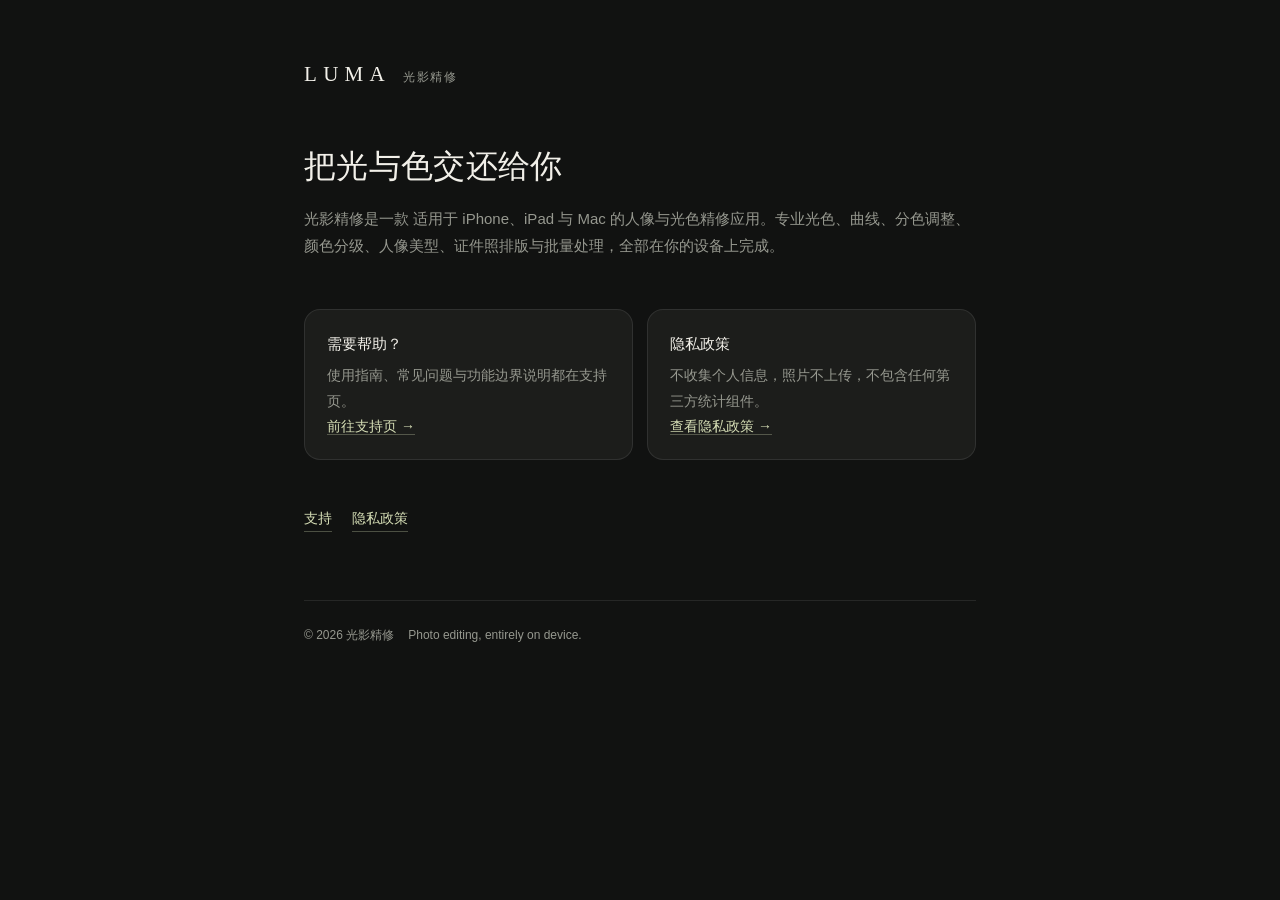
<file: index.html>
<!doctype html>
<html lang="zh-Hans">
<head>
<meta charset="utf-8">
<meta name="viewport" content="width=device-width, initial-scale=1">
<title>光影精修 · LUMA</title>
<meta name="description" content="光影精修（LUMA）是一款在本机完成全部处理的 适用于 iPhone、iPad 与 Mac 的人像与光色精修应用。">
<link rel="stylesheet" href="styles.css">
</head>
<body>
<main class="wrap">
  <div class="brand"><span class="mark">LUMA</span><span class="sub">光影精修</span></div>

  <h1>把光与色交还给你</h1>
  <p class="lead">光影精修是一款 适用于 iPhone、iPad 与 Mac 的人像与光色精修应用。专业光色、曲线、分色调整、颜色分级、人像美型、证件照排版与批量处理，全部在你的设备上完成。</p>

  <div class="grid">
    <div class="card">
      <h3>需要帮助？</h3>
      <p>使用指南、常见问题与功能边界说明都在支持页。<br><a href="support/">前往支持页 →</a></p>
    </div>
    <div class="card">
      <h3>隐私政策</h3>
      <p>不收集个人信息，照片不上传，不包含任何第三方统计组件。<br><a href="privacy/">查看隐私政策 →</a></p>
    </div>
  </div>

  <div class="links">
    <a href="support/">支持</a>
    <a href="privacy/">隐私政策</a>
  </div>

  <footer>
    <span>© 2026 光影精修</span>
    <span>Photo editing, entirely on device.</span>
  </footer>
</main>
</body>
</html>
</file>
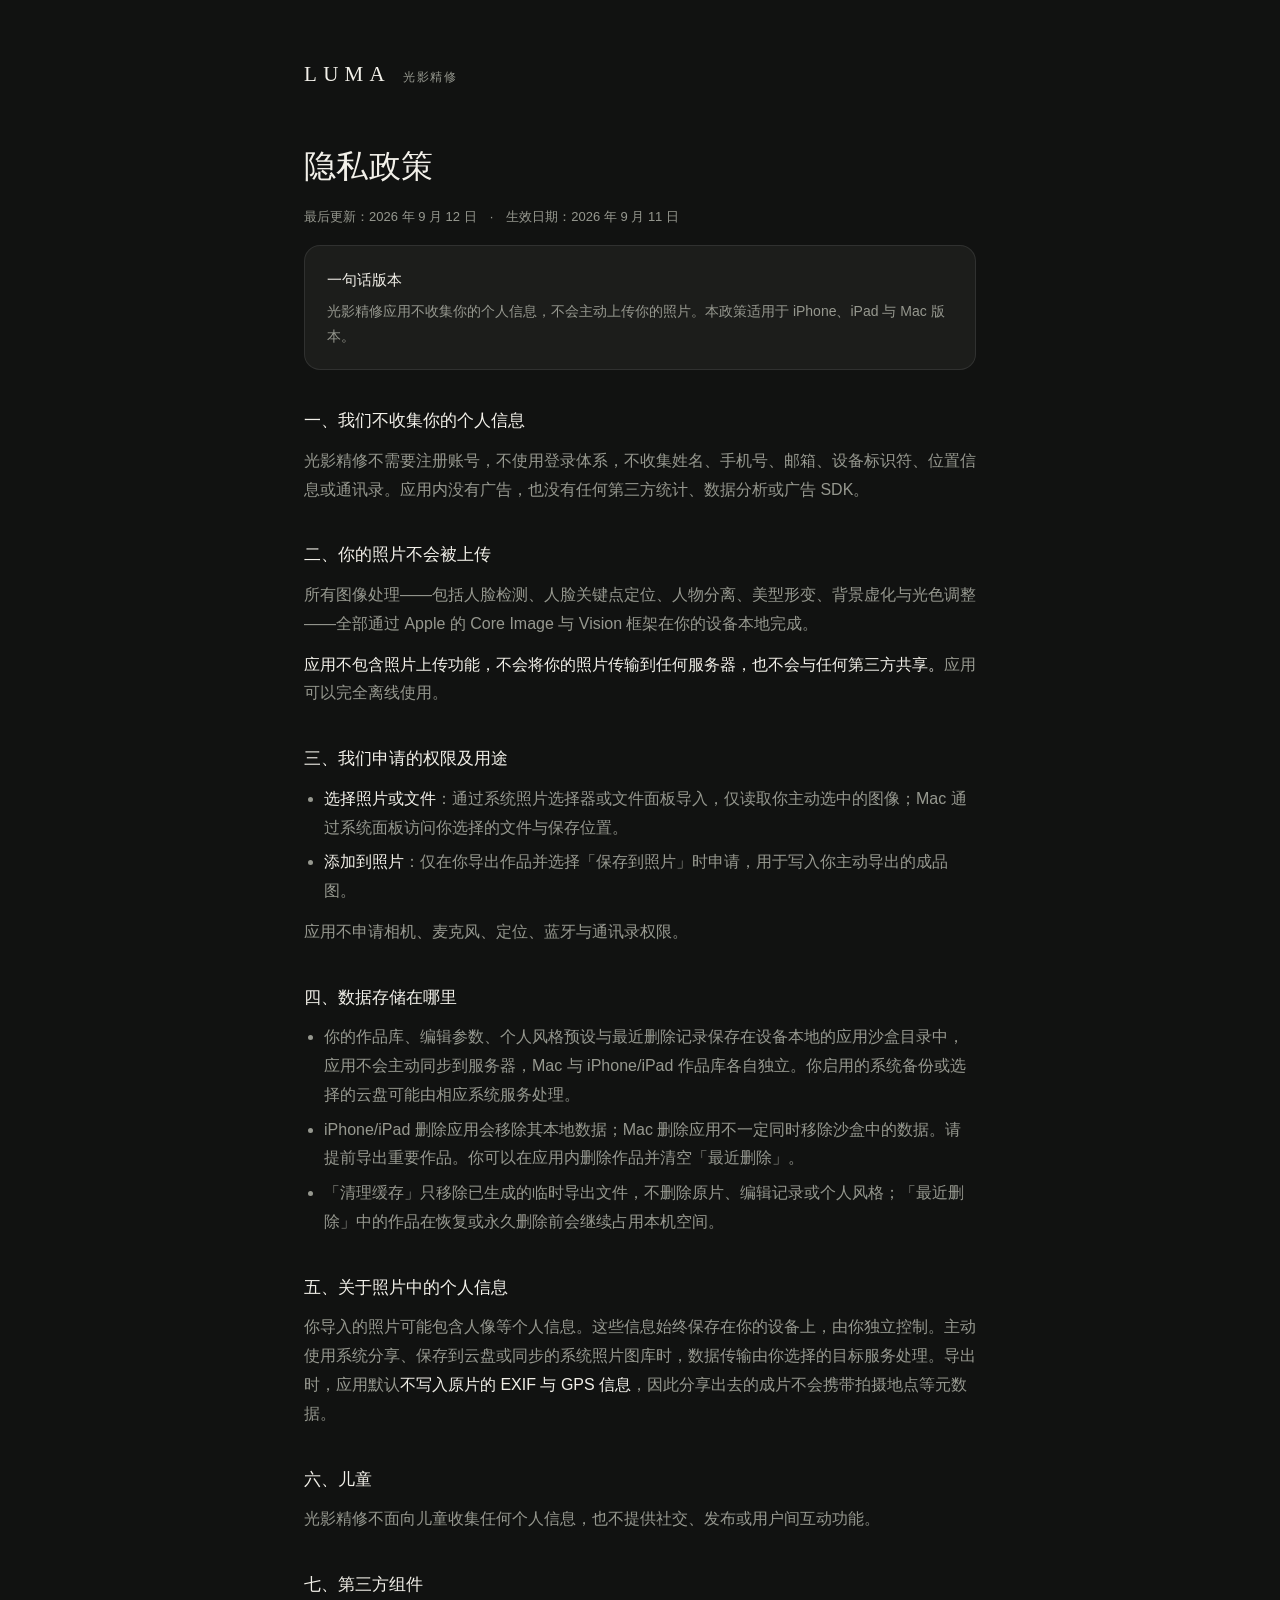
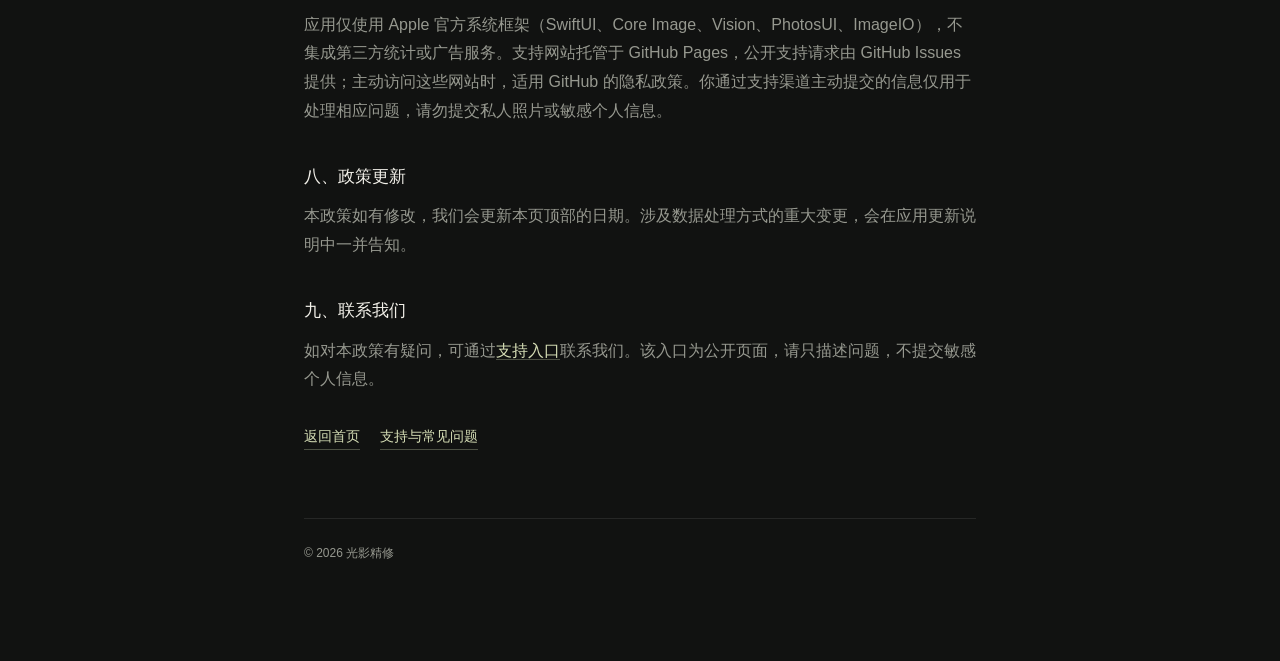
<file: privacy/index.html>
<!doctype html>
<html lang="zh-Hans">
<head>
<meta charset="utf-8">
<meta name="viewport" content="width=device-width, initial-scale=1">
<title>隐私政策 · 光影精修</title>
<meta name="description" content="光影精修隐私政策：不收集个人信息，照片不上传，全部处理在设备本地完成。">
<link rel="stylesheet" href="../styles.css">
</head>
<body>
<main class="wrap">
  <div class="brand"><span class="mark">LUMA</span><span class="sub">光影精修</span></div>

  <h1>隐私政策</h1>
  <p class="updated">最后更新：2026 年 9 月 12 日　·　生效日期：2026 年 9 月 11 日</p>

  <div class="card">
    <h3>一句话版本</h3>
    <p>光影精修应用不收集你的个人信息，不会主动上传你的照片。本政策适用于 iPhone、iPad 与 Mac 版本。</p>
  </div>

  <h2>一、我们不收集你的个人信息</h2>
  <p>光影精修不需要注册账号，不使用登录体系，不收集姓名、手机号、邮箱、设备标识符、位置信息或通讯录。应用内没有广告，也没有任何第三方统计、数据分析或广告 SDK。</p>

  <h2>二、你的照片不会被上传</h2>
  <p>所有图像处理——包括人脸检测、人脸关键点定位、人物分离、美型形变、背景虚化与光色调整——全部通过 Apple 的 Core Image 与 Vision 框架在你的设备本地完成。</p>
  <p><strong>应用不包含照片上传功能，不会将你的照片传输到任何服务器，也不会与任何第三方共享。</strong>应用可以完全离线使用。</p>

  <h2>三、我们申请的权限及用途</h2>
  <ul>
    <li><strong>选择照片或文件</strong>：通过系统照片选择器或文件面板导入，仅读取你主动选中的图像；Mac 通过系统面板访问你选择的文件与保存位置。</li>
    <li><strong>添加到照片</strong>：仅在你导出作品并选择「保存到照片」时申请，用于写入你主动导出的成品图。</li>
  </ul>
  <p>应用不申请相机、麦克风、定位、蓝牙与通讯录权限。</p>

  <h2>四、数据存储在哪里</h2>
  <ul>
    <li>你的作品库、编辑参数、个人风格预设与最近删除记录保存在设备本地的应用沙盒目录中，应用不会主动同步到服务器，Mac 与 iPhone/iPad 作品库各自独立。你启用的系统备份或选择的云盘可能由相应系统服务处理。</li>
    <li>iPhone/iPad 删除应用会移除其本地数据；Mac 删除应用不一定同时移除沙盒中的数据。请提前导出重要作品。你可以在应用内删除作品并清空「最近删除」。</li>
    <li>「清理缓存」只移除已生成的临时导出文件，不删除原片、编辑记录或个人风格；「最近删除」中的作品在恢复或永久删除前会继续占用本机空间。</li>
  </ul>

  <h2>五、关于照片中的个人信息</h2>
  <p>你导入的照片可能包含人像等个人信息。这些信息始终保存在你的设备上，由你独立控制。主动使用系统分享、保存到云盘或同步的系统照片图库时，数据传输由你选择的目标服务处理。导出时，应用默认<strong>不写入原片的 EXIF 与 GPS 信息</strong>，因此分享出去的成片不会携带拍摄地点等元数据。</p>

  <h2>六、儿童</h2>
  <p>光影精修不面向儿童收集任何个人信息，也不提供社交、发布或用户间互动功能。</p>

  <h2>七、第三方组件</h2>
  <p>应用仅使用 Apple 官方系统框架（SwiftUI、Core Image、Vision、PhotosUI、ImageIO），不集成第三方统计或广告服务。支持网站托管于 GitHub Pages，公开支持请求由 GitHub Issues 提供；主动访问这些网站时，适用 GitHub 的隐私政策。你通过支持渠道主动提交的信息仅用于处理相应问题，请勿提交私人照片或敏感个人信息。</p>

  <h2>八、政策更新</h2>
  <p>本政策如有修改，我们会更新本页顶部的日期。涉及数据处理方式的重大变更，会在应用更新说明中一并告知。</p>

  <h2>九、联系我们</h2>
  <p>如对本政策有疑问，可通过<a href="https://github.com/Eric-Lai-hub/luma-site/issues/new">支持入口</a>联系我们。该入口为公开页面，请只描述问题，不提交敏感个人信息。</p>

  <div class="links">
    <a href="../">返回首页</a>
    <a href="../support/">支持与常见问题</a>
  </div>

  <footer>
    <span>© 2026 光影精修</span>
  </footer>
</main>
</body>
</html>
</file>
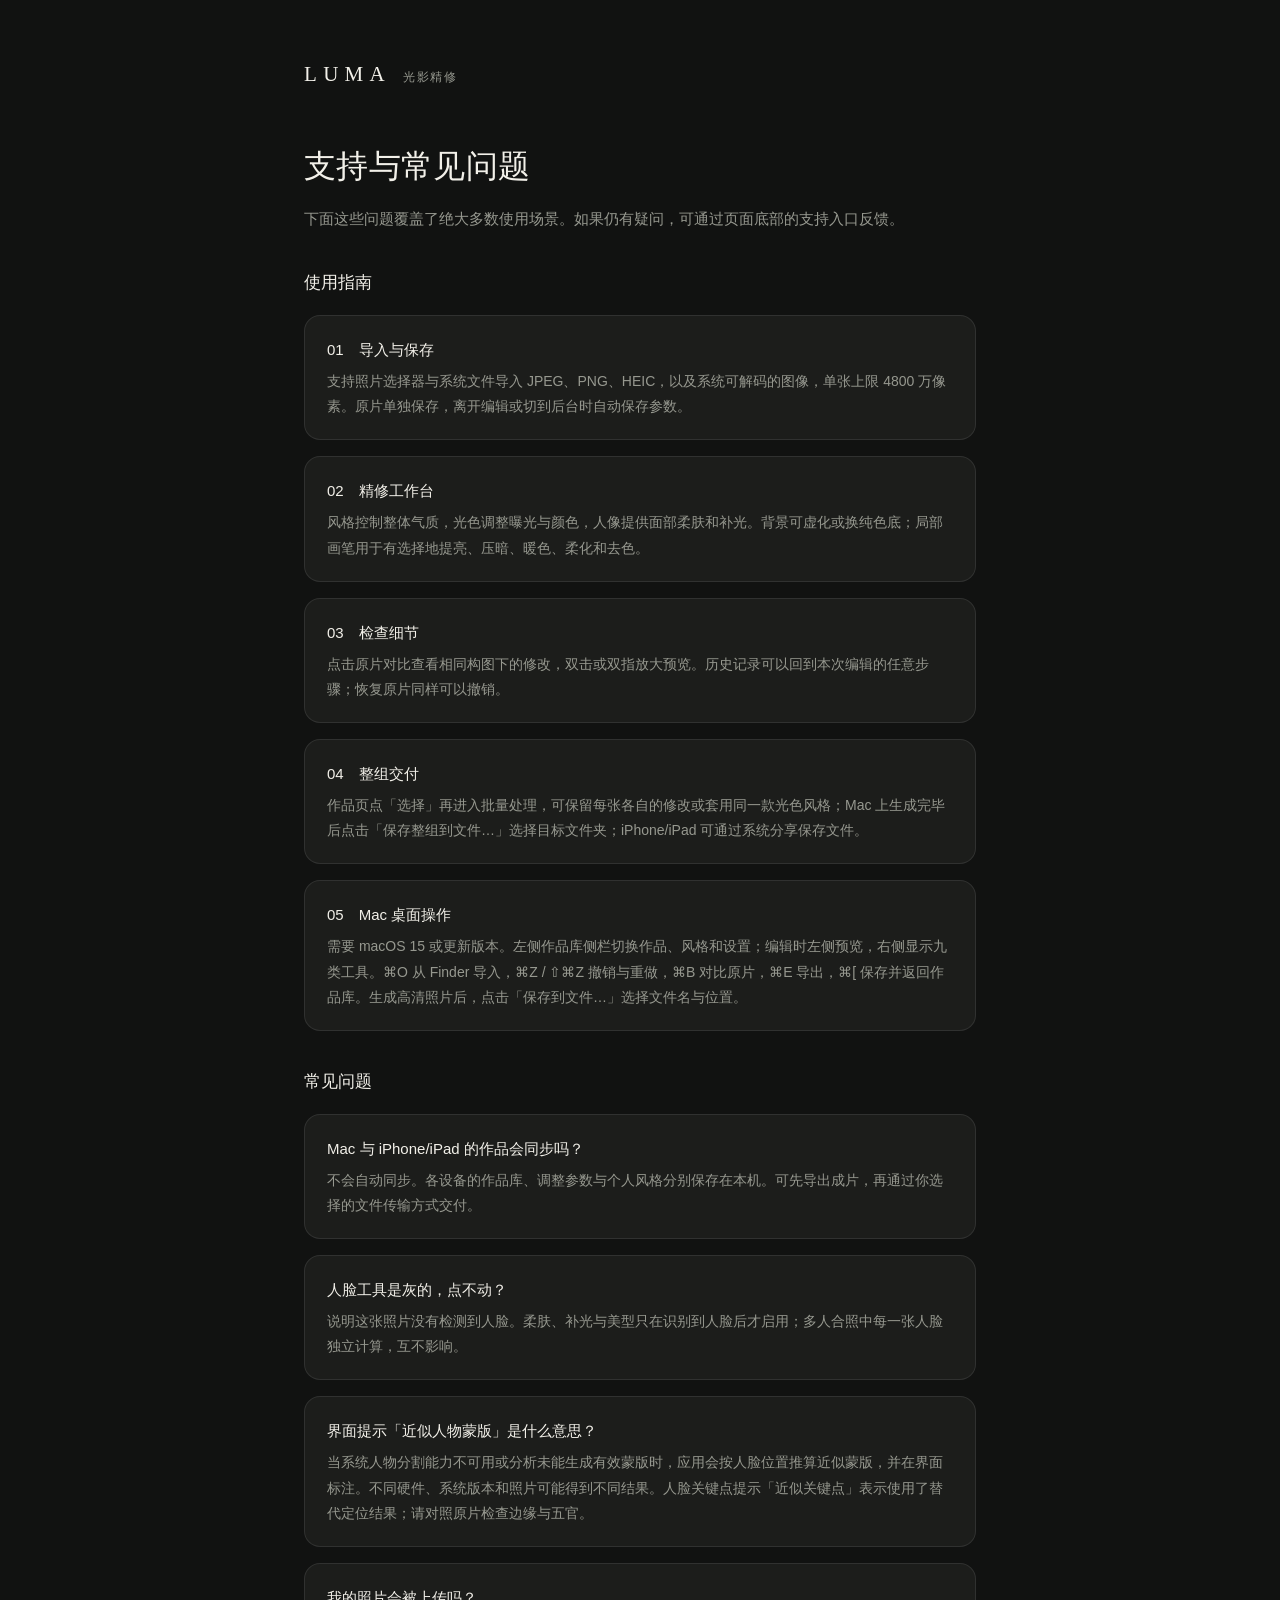
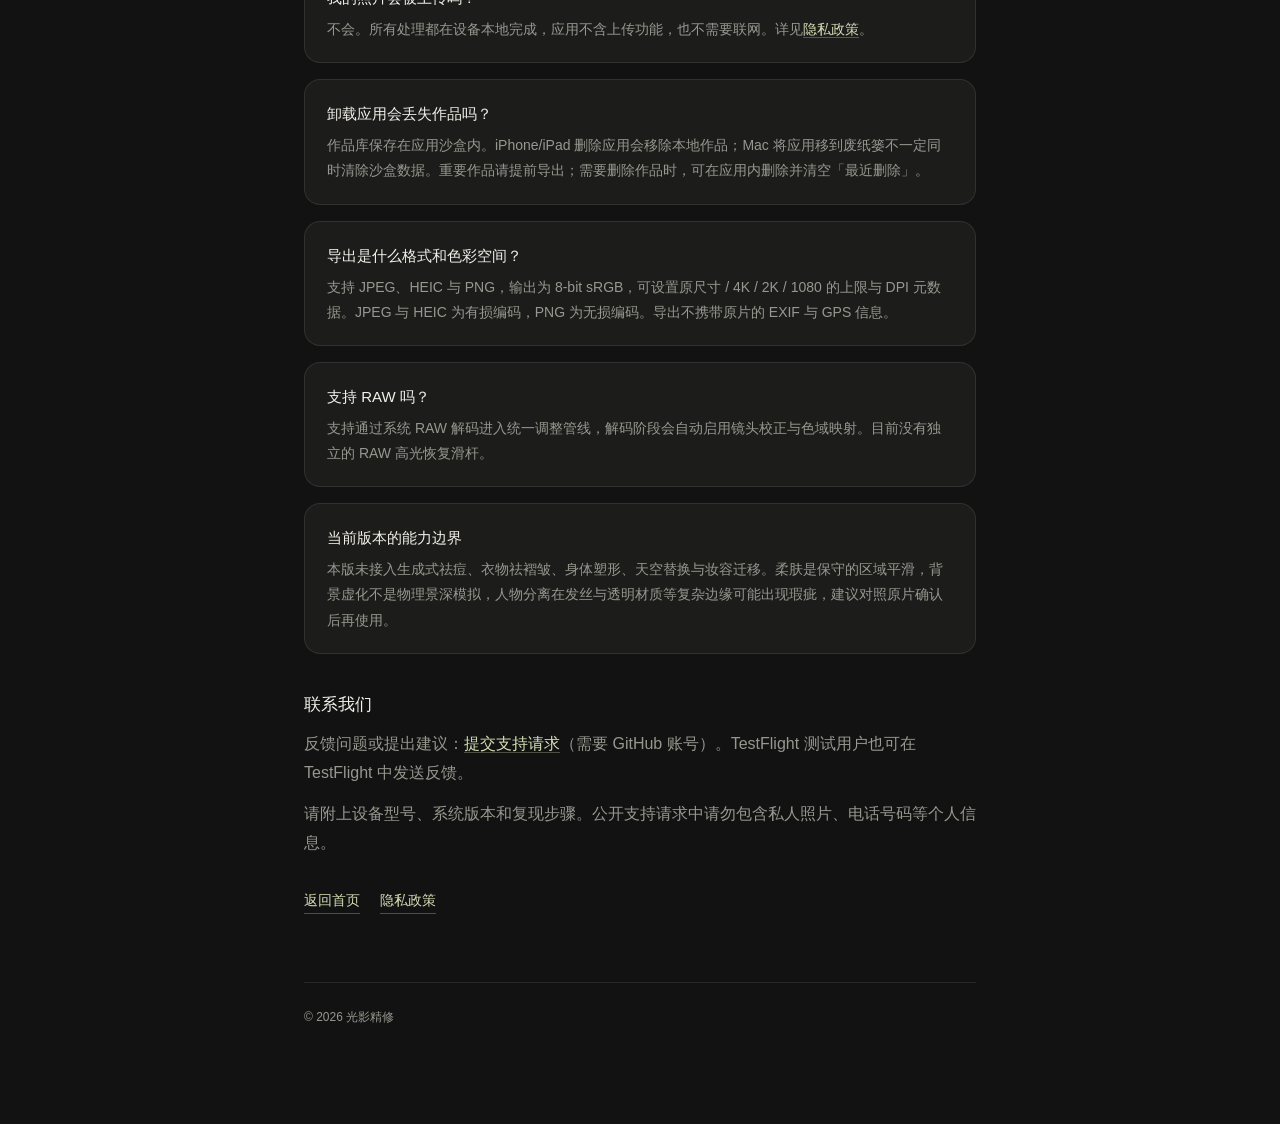
<file: support/index.html>
<!doctype html>
<html lang="zh-Hans">
<head>
<meta charset="utf-8">
<meta name="viewport" content="width=device-width, initial-scale=1">
<title>支持与常见问题 · 光影精修</title>
<meta name="description" content="光影精修使用指南、常见问题与功能边界说明。">
<link rel="stylesheet" href="../styles.css">
</head>
<body>
<main class="wrap">
  <div class="brand"><span class="mark">LUMA</span><span class="sub">光影精修</span></div>

  <h1>支持与常见问题</h1>
  <p class="lead">下面这些问题覆盖了绝大多数使用场景。如果仍有疑问，可通过页面底部的支持入口反馈。</p>

  <h2>使用指南</h2>

  <div class="card">
    <h3>01　导入与保存</h3>
    <p>支持照片选择器与系统文件导入 JPEG、PNG、HEIC，以及系统可解码的图像，单张上限 4800 万像素。原片单独保存，离开编辑或切到后台时自动保存参数。</p>
  </div>

  <div class="card">
    <h3>02　精修工作台</h3>
    <p>风格控制整体气质，光色调整曝光与颜色，人像提供面部柔肤和补光。背景可虚化或换纯色底；局部画笔用于有选择地提亮、压暗、暖色、柔化和去色。</p>
  </div>

  <div class="card">
    <h3>03　检查细节</h3>
    <p>点击原片对比查看相同构图下的修改，双击或双指放大预览。历史记录可以回到本次编辑的任意步骤；恢复原片同样可以撤销。</p>
  </div>

  <div class="card">
    <h3>04　整组交付</h3>
    <p>作品页点「选择」再进入批量处理，可保留每张各自的修改或套用同一款光色风格；Mac 上生成完毕后点击「保存整组到文件…」选择目标文件夹；iPhone/iPad 可通过系统分享保存文件。</p>
  </div>

  <div class="card">
    <h3>05　Mac 桌面操作</h3>
    <p>需要 macOS 15 或更新版本。左侧作品库侧栏切换作品、风格和设置；编辑时左侧预览，右侧显示九类工具。⌘O 从 Finder 导入，⌘Z / ⇧⌘Z 撤销与重做，⌘B 对比原片，⌘E 导出，⌘[ 保存并返回作品库。生成高清照片后，点击「保存到文件…」选择文件名与位置。</p>
  </div>

  <h2>常见问题</h2>

  <div class="card">
    <h3>Mac 与 iPhone/iPad 的作品会同步吗？</h3>
    <p>不会自动同步。各设备的作品库、调整参数与个人风格分别保存在本机。可先导出成片，再通过你选择的文件传输方式交付。</p>
  </div>

  <div class="card">
    <h3>人脸工具是灰的，点不动？</h3>
    <p>说明这张照片没有检测到人脸。柔肤、补光与美型只在识别到人脸后才启用；多人合照中每一张人脸独立计算，互不影响。</p>
  </div>

  <div class="card">
    <h3>界面提示「近似人物蒙版」是什么意思？</h3>
    <p>当系统人物分割能力不可用或分析未能生成有效蒙版时，应用会按人脸位置推算近似蒙版，并在界面标注。不同硬件、系统版本和照片可能得到不同结果。人脸关键点提示「近似关键点」表示使用了替代定位结果；请对照原片检查边缘与五官。</p>
  </div>

  <div class="card">
    <h3>我的照片会被上传吗？</h3>
    <p>不会。所有处理都在设备本地完成，应用不含上传功能，也不需要联网。详见<a href="../privacy/">隐私政策</a>。</p>
  </div>

  <div class="card">
    <h3>卸载应用会丢失作品吗？</h3>
    <p>作品库保存在应用沙盒内。iPhone/iPad 删除应用会移除本地作品；Mac 将应用移到废纸篓不一定同时清除沙盒数据。重要作品请提前导出；需要删除作品时，可在应用内删除并清空「最近删除」。</p>
  </div>

  <div class="card">
    <h3>导出是什么格式和色彩空间？</h3>
    <p>支持 JPEG、HEIC 与 PNG，输出为 8-bit sRGB，可设置原尺寸 / 4K / 2K / 1080 的上限与 DPI 元数据。JPEG 与 HEIC 为有损编码，PNG 为无损编码。导出不携带原片的 EXIF 与 GPS 信息。</p>
  </div>

  <div class="card">
    <h3>支持 RAW 吗？</h3>
    <p>支持通过系统 RAW 解码进入统一调整管线，解码阶段会自动启用镜头校正与色域映射。目前没有独立的 RAW 高光恢复滑杆。</p>
  </div>

  <div class="card">
    <h3>当前版本的能力边界</h3>
    <p>本版未接入生成式祛痘、衣物祛褶皱、身体塑形、天空替换与妆容迁移。柔肤是保守的区域平滑，背景虚化不是物理景深模拟，人物分离在发丝与透明材质等复杂边缘可能出现瑕疵，建议对照原片确认后再使用。</p>
  </div>

  <h2>联系我们</h2>
  <p>反馈问题或提出建议：<a href="https://github.com/Eric-Lai-hub/luma-site/issues/new">提交支持请求</a>（需要 GitHub 账号）。TestFlight 测试用户也可在 TestFlight 中发送反馈。</p>
  <p>请附上设备型号、系统版本和复现步骤。公开支持请求中请勿包含私人照片、电话号码等个人信息。</p>

  <div class="links">
    <a href="../">返回首页</a>
    <a href="../privacy/">隐私政策</a>
  </div>

  <footer>
    <span>© 2026 光影精修</span>
  </footer>
</main>
</body>
</html>
</file>
<file: styles.css>
:root {
  --bg: #111211;
  --surface: #1c1d1b;
  --raised: #252622;
  --line: rgba(255, 255, 255, 0.09);
  --text: #f2f0e9;
  --muted: #96988f;
  --accent: #d5ddb5;
  --gold: #d8b493;
}

* { box-sizing: border-box; }

html { -webkit-text-size-adjust: 100%; }

body {
  margin: 0;
  background: var(--bg);
  color: var(--text);
  color-scheme: dark;
  font: 16px/1.8 -apple-system, BlinkMacSystemFont, "Segoe UI", "PingFang SC",
        "Hiragino Sans GB", "Microsoft YaHei", sans-serif;
  -webkit-font-smoothing: antialiased;
}

.wrap { max-width: 720px; margin: 0 auto; padding: 56px 24px 96px; }

.brand { display: flex; align-items: baseline; gap: 12px; margin-bottom: 44px; }
.brand .mark {
  font-family: "Songti SC", "Times New Roman", Georgia, serif;
  font-size: 21px; letter-spacing: 0.3em;
}
.brand .sub { font-size: 12px; color: var(--muted); letter-spacing: 0.14em; }

h1 { font-size: 28px; font-weight: 500; margin: 0 0 10px; letter-spacing: 0.01em; }
h2 { font-size: 17px; font-weight: 500; margin: 36px 0 10px; }
h3 { font-size: 15px; font-weight: 500; margin: 0 0 6px; }

p, li { color: var(--muted); }
p strong, li strong { color: var(--text); font-weight: 500; }
p { margin: 0 0 12px; }
ul { padding-left: 20px; margin: 0 0 12px; }
li { margin-bottom: 6px; }

a { color: var(--accent); text-decoration: none; border-bottom: 1px solid rgba(213, 221, 181, 0.3); }
a:hover { border-bottom-color: var(--accent); }

.lead { font-size: 15px; color: var(--muted); margin-bottom: 34px; }
.updated { font-size: 13px; color: var(--muted); }
.fill { color: var(--gold); }

.grid { display: grid; gap: 14px; }

.card {
  background: var(--surface);
  border: 1px solid var(--line);
  border-radius: 16px;
  padding: 20px 22px;
  margin: 16px 0;
}
.card p { margin: 0; font-size: 14px; }
.card a { font-size: 14px; }

.links { display: flex; flex-wrap: wrap; gap: 20px; margin-top: 30px; font-size: 14px; }

footer {
  margin-top: 68px; padding-top: 24px;
  border-top: 1px solid var(--line);
  font-size: 12px; color: var(--muted);
  display: flex; flex-wrap: wrap; gap: 14px;
}

@media (min-width: 640px) {
  .grid { grid-template-columns: 1fr 1fr; }
  h1 { font-size: 32px; }
}
</file>
